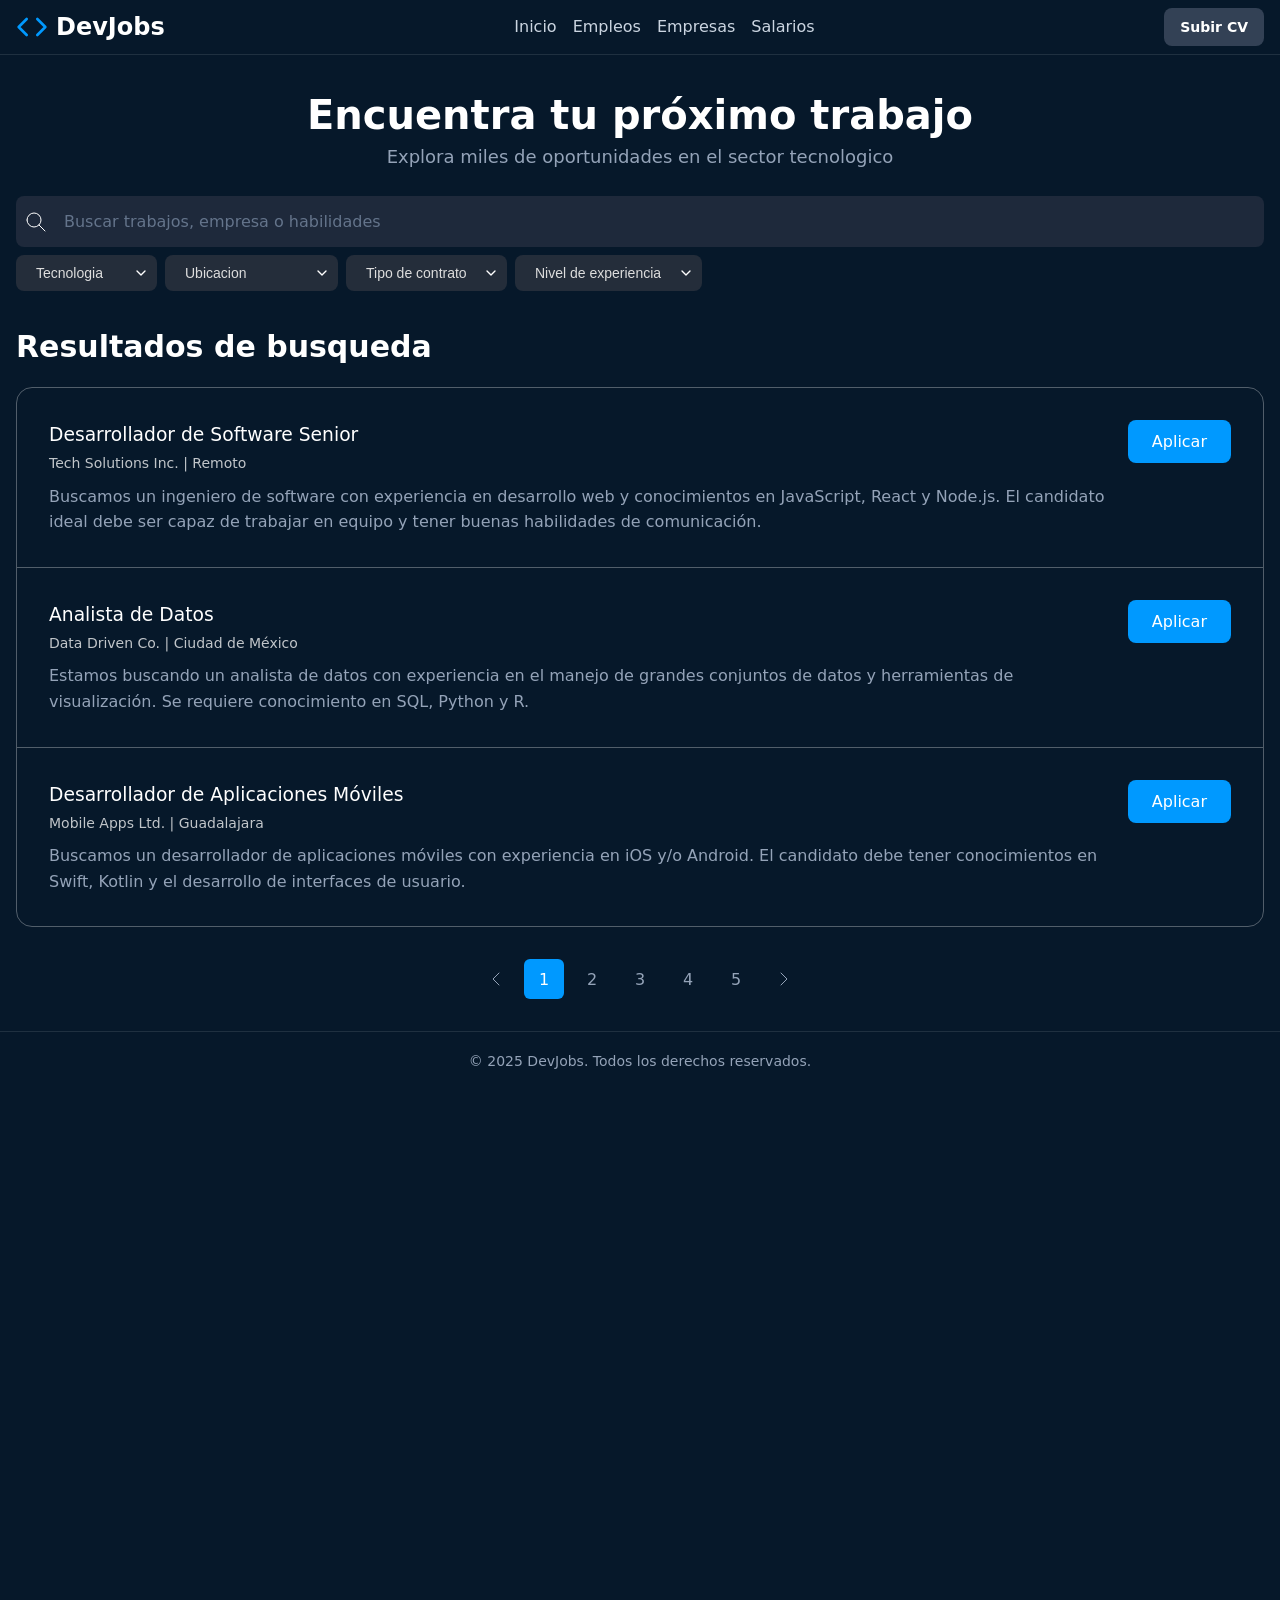
<file: empleos.html>
<!DOCTYPE html>
<html lang="en">
<head>
    <meta charset="UTF-8">
    <meta name="viewport" content="width=device-width, initial-scale=1.0">
    <title>DevJobs - Empleos</title>
    <link rel="stylesheet" href="empleos.css">
</head>
<body>
        <header>
            <h1>
              <svg fill="none" stroke="currentColor" stroke-linecap="round" stroke-linejoin="round" stroke-width="2"
                 viewBox="0 0 24 24" xmlns="http://www.w3.org/2000/svg">
                 <polyline points="16 18 22 12 16 6"></polyline>
                 <polyline points="8 6 2 12 8 18"></polyline>
              </svg>
              DevJobs
            </h1>

            <nav>
                <a href="/home-html-css/index.html">Inicio</a>
                <a href="empleos.html">Empleos</a>
                <a href="">Empresas</a>
                <a href="">Salarios</a>
            </nav>

            <div>
                <a id="cv-publicar" href="">Subir CV</a>
            </div>
    </header>

    <main>
        <section class="jobs-search">
            <h1>Encuentra tu próximo trabajo</h1>
            <p>Explora miles de oportunidades en el sector tecnologico</p>

            <form role="search" id="empleos-search-form">
                <div class="search-bar">
                    <svg xmlns="http://www.w3.org/2000/svg" width="24" 
                        height="24" 
                        viewBox="0 0 24 24" 
                        fill="none" 
                        stroke="currentColor" 
                        stroke-width="1" 
                        stroke-linecap="round" 
                        stroke-linejoin="round" 
                        class="icon icon-tabler icons-tabler-outline icon-tabler-search">
                        <path stroke="none" d="M0 0h24v24H0z" fill="none" /><path d="M3 10a7 7 0 1 0 14 0a7 7 0 1 0 -14 0" /><path d="M21 21l-6 -6" />
                    </svg>

                    <input type="text" id="search-input-empleos" name="search" placeholder="Buscar trabajos, empresa o habilidades" required>
                </div>

                <div class="search-filters">
                    <select name="technology" id="technology-filter">
                        <option value="">Tecnologia</option>
                        <optgroup label="Tecnologias populares">
                            <option value="JS">JavaScript</option>
                            <option value="python">Python</option>
                            <option value="react">React</option>
                            <option value="nodejs">Node.js</option>
                        </optgroup>
                        <option value="java">Java</option>
                        <hr />
                        <option value="csharp">C#</option>
                        <option value="c">C</option>
                        <option value="c++">C++</option>
                        <hr />
                        <option value="ruby">Ruby</option>
                        <option value="php">PHP</option>
                    </select>

                    <select name="location" id="filter-location">
                        <option value="">Ubicacion</option>
                        <option value="remoto">Remoto</option>
                        <option value="bsas">Buenos Aires</option>
                        <option value="cdmx">Ciudad de Mexico</option>
                        <option value="monterrey">Monterrey</option>
                        <option value="brasilia">Brasilia</option>
                        <option value="Londres">Londres</option>
                        <option value="Barcelona">Barcelona</option>
                    </select>

                    <select name="contract" id="typeof-contract-filter">
                        <option value="">Tipo de contrato</option>
                        <option value="fijo">Plazo fijo</option>
                        <option value="parcial">Tiempo parcial</option>
                        <option value="temporal">Por temporada</option>
                        <option value="eventual">Eventual</option>
                    </select>

                    <select name="experience-level" id="experience-level-filter">
                        <option value="">Nivel de experiencia</option>
                        <option value="junior">Junior</option>
                        <option value="mid">Mid-level</option>
                        <option value="senior">Senior</option>
                        <option value="lead">Lead</option>
                    </select>
                </div>
            </form>

            <span id="filter-selected-value"></span>
        </section>

        <section>
            <h2>Resultados de busqueda</h2>
            <div class="jobs-container">
                <!--contenedor dinamico-->
            </div>

            <nav class="pagination">
                <a href="#">
                    <svg xmlns="http://www.w3.org/2000/svg" 
                         width="24" 
                        height="24" 
                         viewBox="0 0 24 24" 
                        fill="none" 
                        stroke="currentColor" 
                        stroke-width="1" 
                        stroke-linecap="round" 
                        stroke-linejoin="round" 
                        class="icon icon-tabler icons-tabler-outline icon-tabler-chevron-left">
                        <path stroke="none" d="M0 0h24v24H0z" fill="none" />
                        <path d="M15 6l-6 6l6 6" />
                    </svg>
                </a>

                <a href="#" class="is-active">1</a>
                <a href="#">2</a>
                <a href="#">3</a>
                <a href="#">4</a>
                <a href="#">5</a>

                <a href="#">
                    <svg xmlns="http://www.w3.org/2000/svg" 
                        width="24" 
                        height="24" 
                        viewBox="0 0 24 24" 
                        fill="none" 
                        stroke="currentColor" 
                        stroke-width="1" 
                        stroke-linecap="round" 
                        stroke-linejoin="round" 
                        class="icon icon-tabler icons-tabler-outline icon-tabler-chevron-right">
                        <path stroke="none" d="M0 0h24v24H0z" fill="none" />
                        <path d="M9 6l6 6l-6 6" />
                    </svg>
                </a>
            </nav>
        </section>
    </main>

    <footer style="padding-bottom: 2000px;">
      <small>&copy; 2025 DevJobs. Todos los derechos reservados.</small>
    </footer>
    <script src="./fetchData.js"></script>
    <script type="module" src="./script.js"></script>
</body>
</html>
</file>
<file: empleos.css>
* {
  margin: 0;
  padding: 0;
  box-sizing: border-box;
}






:root {
  --primary: #3b4550;
  --primary-dark: #0a3d66;
  --primary-hover: #0d5ba8;
  --primary-light: #09f;
  --background: #06182a;
  --text-primary: #ffffff;
  --text-secondary: #cbd5e1;
  --text-muted: #94a3b8;
  --border: rgba(255, 255, 255, 0.1);
  --card-bg: #1e293b;
  --shadow: rgba(0, 0, 0, 0.3);
  --input-bg: #1e293b;
  --hsla-example: hsla(210, 100%, 56%, 1);
}










@font-face {
  font-family: 'Inter Variable';
  font-style: normal;
  font-display: swap;
  font-weight: 100 900;
  src: url(https://cdn.jsdelivr.net/fontsource/fonts/inter:vf@latest/latin-wght-normal.woff2) format('woff2-variations');
  unicode-range: U+0000-00FF,U+0131,U+0152-0153,U+02BB-02BC,U+02C6,U+02DA,U+02DC,U+0304,U+0308,U+0329,U+2000-206F,U+20AC,U+2122,U+2191,U+2193,U+2212,U+2215,U+FEFF,U+FFFD;
}










body {
  font-family: system-ui;
  background-color: var(--background);
  color: var(--text-primary);
  min-height: 100vh;
  display: flex;
  flex-direction: column;
  line-height: 1.6;
}



select {
  padding: 0.625rem 1.25rem;
  background-color: #242d3a;
  border: 0;
  border-radius: 0.5rem;
  font-size: 0.875rem;
  color: #ddd;
  cursor: pointer;
  transition: all 0.2s;
  appearance: none;
  background-image: url("data:image/svg+xml,%3Csvg xmlns='http://www.w3.org/2000/svg' width='16' height='16' viewBox='0 0 24 24' fill='none' stroke='white' stroke-width='2' stroke-linecap='round' stroke-linejoin='round'%3E%3Cpolyline points='6 9 12 15 18 9'/%3E%3C/svg%3E");
  background-repeat: no-repeat;
  background-position: right 0.5rem center;
  padding-right: 2.5rem;

  &:hover {
    background-color: var(--primary-hover);
    color: white;
  }

  &:focus {
    outline: 2px solid #1173d4;
    outline-offset: 2px;
  }
}









/* Títulos principales */
h1 {
  font-size: 1.5rem;
  line-height: 1.2;
  text-wrap: balance;
  display: flex;
  align-items: center;
  gap: 0.5rem;

  svg {
    width: 2rem;
    height: 2rem;
    color: var(--primary-light);
  }
}

h1 + p {
  text-wrap: balance;
  margin-bottom: 2rem
}

/* Header */
header {
  border-bottom: 1px solid var(--border);
  background: var(--background);
  padding: .5rem 1rem;
  display: flex;
  align-items: center;
  justify-content: space-between;
  gap: 2rem;

  h2 {
    font-size: 1.25rem;
    font-weight: 700;
    color: var(--text-primary);
  }
}

/* Navegación del header a otras páginas */
nav {
  align-items: center;
  gap: 1rem;
  display: flex;

  a {
    text-decoration: none;
    color: var(--text-secondary);
    transition: color 0.2s;
    font-weight: 500;

    &:hover, &:focus {
      color: var(--primary);
      outline: none;
    }
  }
}

/* Botones del Header */
header div a {
  padding: 0.5rem 1rem;
  border-radius: 0.5rem;
  background-color: #334155;
  color: var(--text-primary);
  display: inline-block;
  font-size: 0.875rem;
  font-weight: 700;
  text-decoration: none;
  /* TODO */
}

/* Hero */
main > section:nth-child(1) {
  height: 500px;
  text-align: center;
  display: flex;
  flex-direction: column;
  justify-content: center;
  align-items: center;

  h1 {
    padding-top: 36px;
  }

  & > img {
    position: absolute;
    width: 100%;
    height: 100%;
    object-fit: cover;
    z-index: -1;
    left: 0;
    right: 0;
    mask-image: linear-gradient(to bottom, rgba(16, 25, 34, 1) 5%, rgba(16, 25, 34, 0) 80%);
  }
}

/* Formulario de Búsqueda */
form {
  max-width: 42rem;
  width: 100%;
  margin: 0 auto;
  padding-inline: 1rem;
}

form > div {
  display: flex;
  align-items: center;
  background-color: var(--input-bg);
  border-radius: 0.5rem;
  box-shadow: 0 10px 15px -3px var(--shadow);
  padding: 0.5rem;
  gap: 0.5rem;
}

form span {
  padding-left: 0.75rem;
  color: var(--text-muted);
  display: flex;
  align-items: center;
  flex-shrink: 0;
}

form input[type="text"] {
  flex: 1;
  background: transparent;
  border: none;
  outline: none;
  color: var(--text-primary);
  padding: 0.75rem 0.5rem;
  font-size: 1rem;
  font-family: inherit;
}

form input[type="text"]::placeholder {
  color: #64748b;
}

button {
  padding: 0.75rem 1.5rem;
  border-radius: 0.5rem;
  background-color: var(--primary);
  color: white;
  font-weight: 400;
  border: none;
  cursor: pointer;
  transition: all 0.2s;
  font-family: inherit;
  font-size: 1rem;
  white-space: nowrap;

  &:hover, /* pseudo-clase que significa que el ratón está encima */
  &:focus { /* pseudo-clase que significa que el elemento tiene el foco */
    background-color: var(--primary-hover);
    outline: 2px solid white;
    outline-offset: 2px;
  }

  &:active { 
    transform: scale(0.90)
  }

  &:disabled {
    opacity: .5;
    pointer-events: none;
  }
}

/* Features Section */
main > section:nth-child(2) {
  padding-inline: 1rem;
  background-color: var(--background);
  padding-top: 2rem;

  & > header {
    gap: 2px;
    flex-direction: column;

    h2 {
      margin-bottom: 0;
    }

    p {
      opacity: .75;
    }
  }

  & > div {
    max-width: 1280px;
    margin: 0 auto;
  }
}

main > section:nth-child(2) h2 {
  font-size: 1.875rem;
  font-weight: 700;
  color: var(--text-primary);
  margin-bottom: 1rem;
}

main > section:nth-child(2) > div > div:first-child > p {
  font-size: 1.125rem;
  color: var(--text-muted);
  max-width: 42rem;
  margin: 0 auto;
}

/* Grid de Features */
main > section:nth-child(2) footer {
  display: grid;
  grid-template-columns: repeat(auto-fit, minmax(280px, 1fr));
  gap: 16px
}

/* Feature Cards */
article {
  background-color: var(--card-bg);
  padding: 2rem;
  margin-bottom: 16px;
  border-radius: 0.5rem;                   
  box-shadow: 0px 1px 3px 0 var(--shadow); 

  svg {
    color: var(--primary-light);          
    background: rgba(0, 153, 255, 0.3);  
    border-radius: 9999px;               
    width: 64px;                         
    height: 64px;                        
    padding: 16px;                       
  }

  h3 {
    font-weight: 500;
  }

  p {
    color: var(--text-muted);
  }
}

/* Footer */
footer {
  background-color: var(--background);
  border-top: 1px solid var(--border);
  text-align: center;
  padding: 16px;

  small {
    color: var(--text-muted);
    font-size: 0.875rem;
  }
}

article {
  background-color: var(--card-bg);
  padding: 2rem;
  margin-bottom: 16px;
  border-radius: 0.5rem;
  box-shadow: 0px 1px 3px 0px rgba(0, 0, 0, 0.5);

  svg {
    color: var(--primary-light);
    background: rgba(0, 153, 255, .3);
    width: 64px;
    height: 64px;
    border-radius: 100%;
    padding: 16px;
  }

  p {
    color: var(--text-muted);
  }

  h3 {
    font-weight: 500;
  }
}

/* Jobs Search */
.jobs-search {
  margin: 0;
  padding: 0;
  height: auto !important;

  h1 {
    font-size: 2.5rem;
    margin-bottom: .25rem;
  }

  p {
    font-size: 1.125rem;
    color: var(--text-muted);
    margin-bottom: 1.5rem;
  }

  .search-bar {
    background: var(--input-bg);
    padding: .25rem .5rem;
  }

  .search-filters {
    display: flex;
    flex-wrap: wrap;
    margin-top: .5rem;
  }

  form {
    width: 100%;
    max-width: 1280px;
  }

  form div {
    background: none;
    box-shadow: none;
    padding: 0;
  }
}

.jobs-container {
  border: 1px solid rgba(255, 255, 255, .3);
  border-radius: 1rem;

  .job-listing-card {
    background: none;
    box-shadow: none;
    border-radius: 0;
    border-bottom: 1px solid rgba(255, 255, 255, .3);
    margin: 0;

    display: flex; /* valor original */
    align-items: start;
    gap: 1rem;

    &.is-hidden {
      display: none;
    }

    small {
      font-size: .875rem;
      opacity: .75;
    }

    p {
      margin-top: 0.5rem
    }

    &:last-child {
      border-bottom: none;
    }
  }
}

.pagination {
  display: flex;
  justify-content: center;
  gap: 0.5rem;
  margin-block: 2rem;

  a {
    display: flex;
    align-items: center;
    justify-content: center;
    width: 2.5rem;
    height: 2.5rem;
    text-decoration: none;
    color: var(--text-muted);
    border-radius: 0.375rem;
    transition: all .3s;

    &:hover, &:focus {
      background-color: #fff;
    }

    &:active {
      transform: scale(0.90);
    }

    &.is-active {
      background-color: var(--primary-light);
      color: white;
      pointer-events: none;
    }
  }
}

.button-apply-job {
  background: #09f;

  &.is-applied {
    background: #4caf50;
    pointer-events: none;
  }
}
</file>
